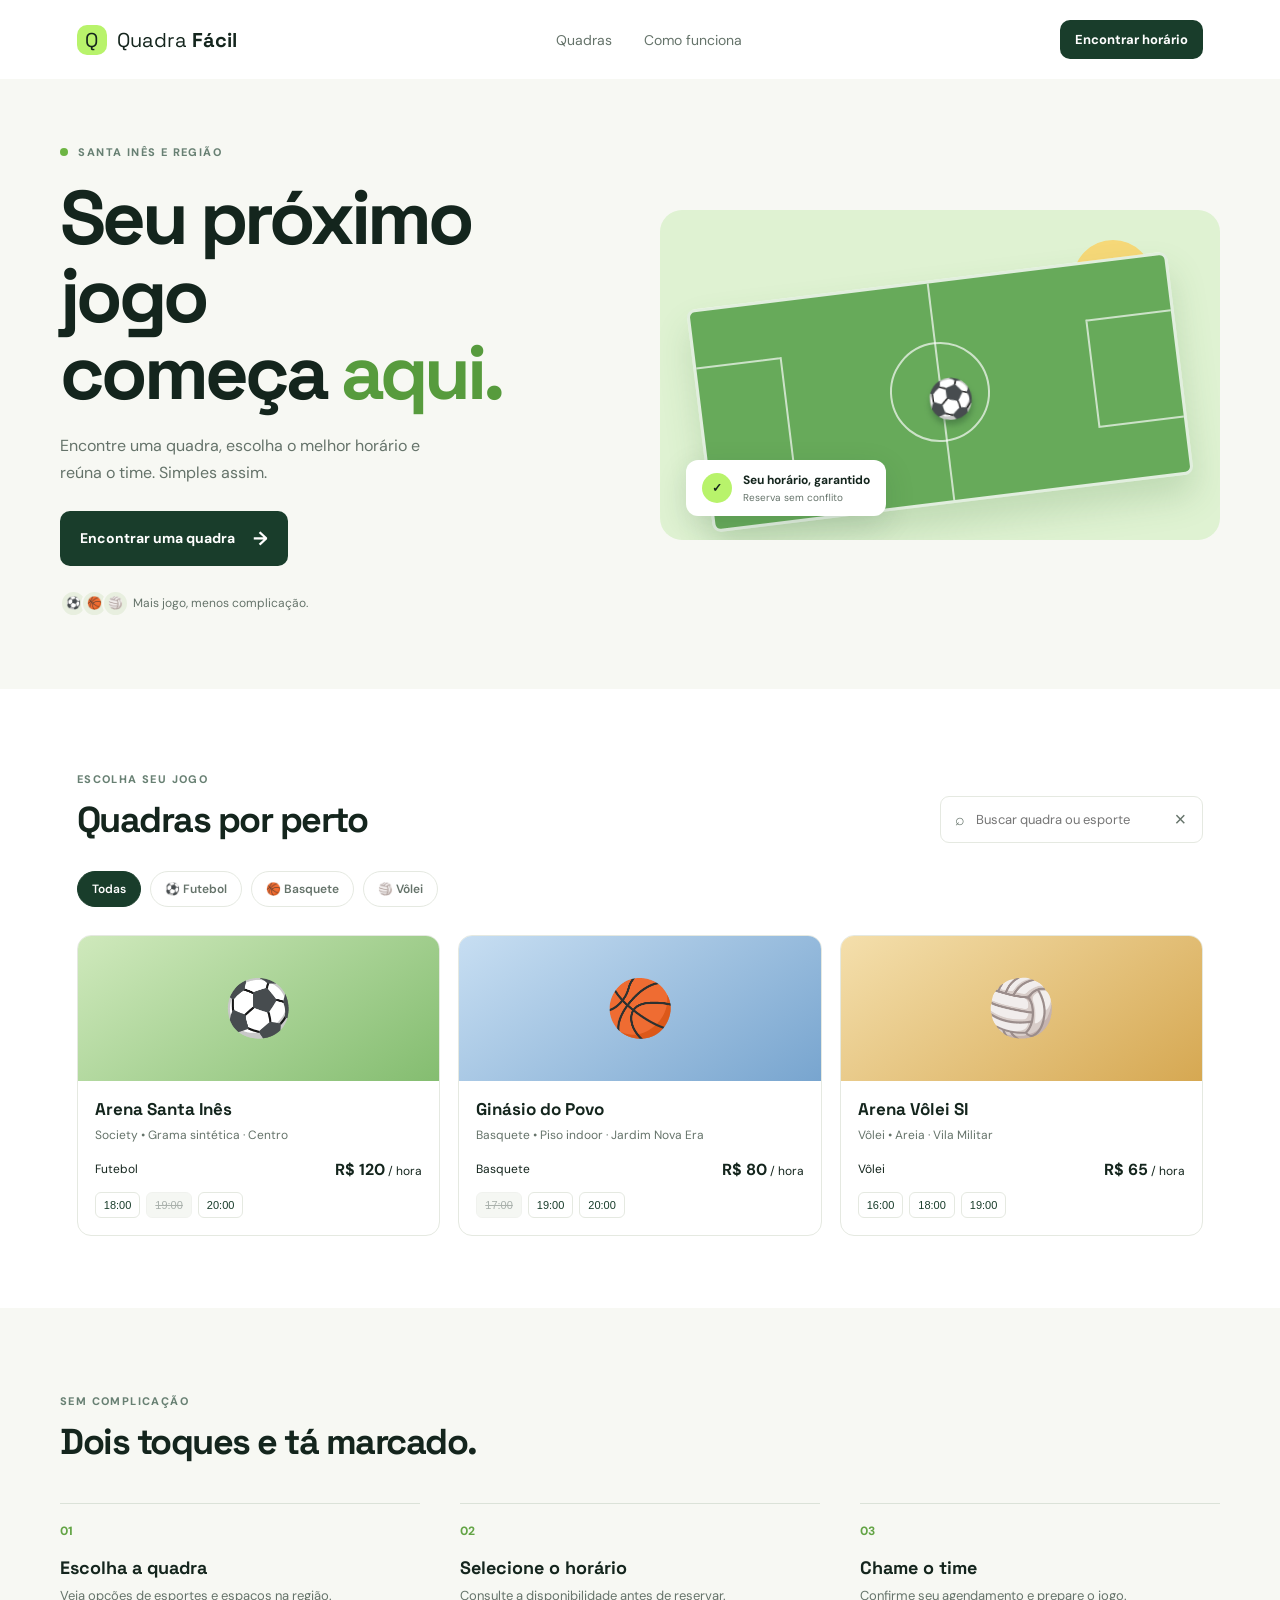
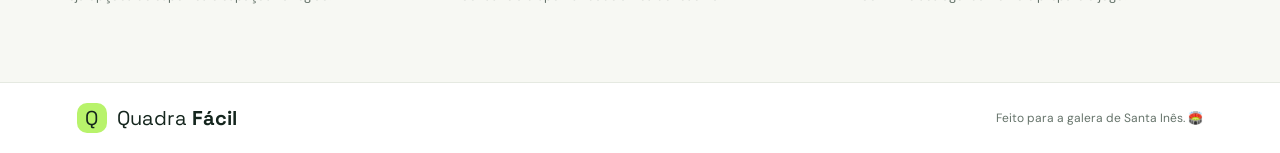
<file: index.html>
<!doctype html>
<html lang="pt-BR">
<head>
  <meta charset="utf-8">
  <meta name="viewport" content="width=device-width, initial-scale=1">
  <meta name="description" content="Encontre e agende quadras esportivas em Santa Inês e região.">
  <title>Quadra Fácil | Agende sua quadra</title>
  <link rel="stylesheet" href="src/styles.css">
  <script src="src/courts.js" defer></script>
  <script src="src/app.js" defer></script>
</head>
<body>
  <header class="topbar">
    <a class="brand" href="#inicio" aria-label="Quadra Fácil, início"><span class="brand-icon">Q</span> Quadra <strong>Fácil</strong></a>
    <nav aria-label="Navegação principal"><a href="#quadras">Quadras</a><a href="#como-funciona">Como funciona</a></nav>
    <a class="button button-small" href="#quadras">Encontrar horário</a>
  </header>
  <main>
    <section class="hero" id="inicio">
      <div class="hero-copy">
        <p class="eyebrow"><span></span> SANTA INÊS E REGIÃO</p>
        <h1>Seu próximo jogo<br>começa <em>aqui.</em></h1>
        <p class="hero-text">Encontre uma quadra, escolha o melhor horário e reúna o time. Simples assim.</p>
        <a class="button" href="#quadras">Encontrar uma quadra <span aria-hidden="true">→</span></a>
        <div class="hero-note"><span class="avatar-stack"><i>⚽</i><i>🏀</i><i>🏐</i></span><span>Mais jogo, menos complicação.</span></div>
      </div>
      <div class="hero-art" aria-label="Ilustração de uma quadra esportiva">
        <div class="sun"></div><div class="court"><div class="court-line center"></div><div class="court-line box-left"></div><div class="court-line box-right"></div><div class="court-circle"></div><span class="ball">⚽</span></div>
        <div class="floating-card"><span class="check">✓</span><span><b>Seu horário, garantido</b><small>Reserva sem conflito</small></span></div>
      </div>
    </section>
    <section class="booking" id="quadras">
      <div class="section-heading"><div><p class="eyebrow">ESCOLHA SEU JOGO</p><h2>Quadras por perto</h2></div><div class="search"><span aria-hidden="true">⌕</span><input id="search" type="search" placeholder="Buscar quadra ou esporte" aria-label="Buscar quadra ou esporte"><button id="clear-search" type="button" aria-label="Limpar busca">×</button></div></div>
      <div class="filters" role="group" aria-label="Filtrar por esporte"><button class="filter active" data-sport="all">Todas</button><button class="filter" data-sport="Futebol">⚽ Futebol</button><button class="filter" data-sport="Basquete">🏀 Basquete</button><button class="filter" data-sport="Vôlei">🏐 Vôlei</button></div>
      <div class="court-grid" id="court-grid" aria-live="polite"></div>
    </section>
    <section class="how" id="como-funciona"><p class="eyebrow">SEM COMPLICAÇÃO</p><h2>Dois toques e tá marcado.</h2><div class="steps"><article><span>01</span><h3>Escolha a quadra</h3><p>Veja opções de esportes e espaços na região.</p></article><article><span>02</span><h3>Selecione o horário</h3><p>Consulte a disponibilidade antes de reservar.</p></article><article><span>03</span><h3>Chame o time</h3><p>Confirme seu agendamento e prepare o jogo.</p></article></div></section>
  </main>
  <footer><a class="brand" href="#inicio"><span class="brand-icon">Q</span> Quadra <strong>Fácil</strong></a><span>Feito para a galera de Santa Inês. 🏟️</span></footer>
  <dialog id="booking-dialog"><form method="dialog" class="dialog-card"><button class="close" aria-label="Fechar">×</button><p class="eyebrow">RESERVAR QUADRA</p><h2 id="dialog-title">Agende seu jogo</h2><label>Seu nome<input id="name" required placeholder="Como podemos chamar você?"></label><label>Data da reserva<input id="date" type="date" required></label><label>Escolha um horário<select id="time" required></select></label><button class="button" id="confirm-booking" value="confirm">Confirmar reserva <span>→</span></button><p class="form-message" id="form-message" aria-live="polite"></p></form></dialog>
</body>
</html>
</file>
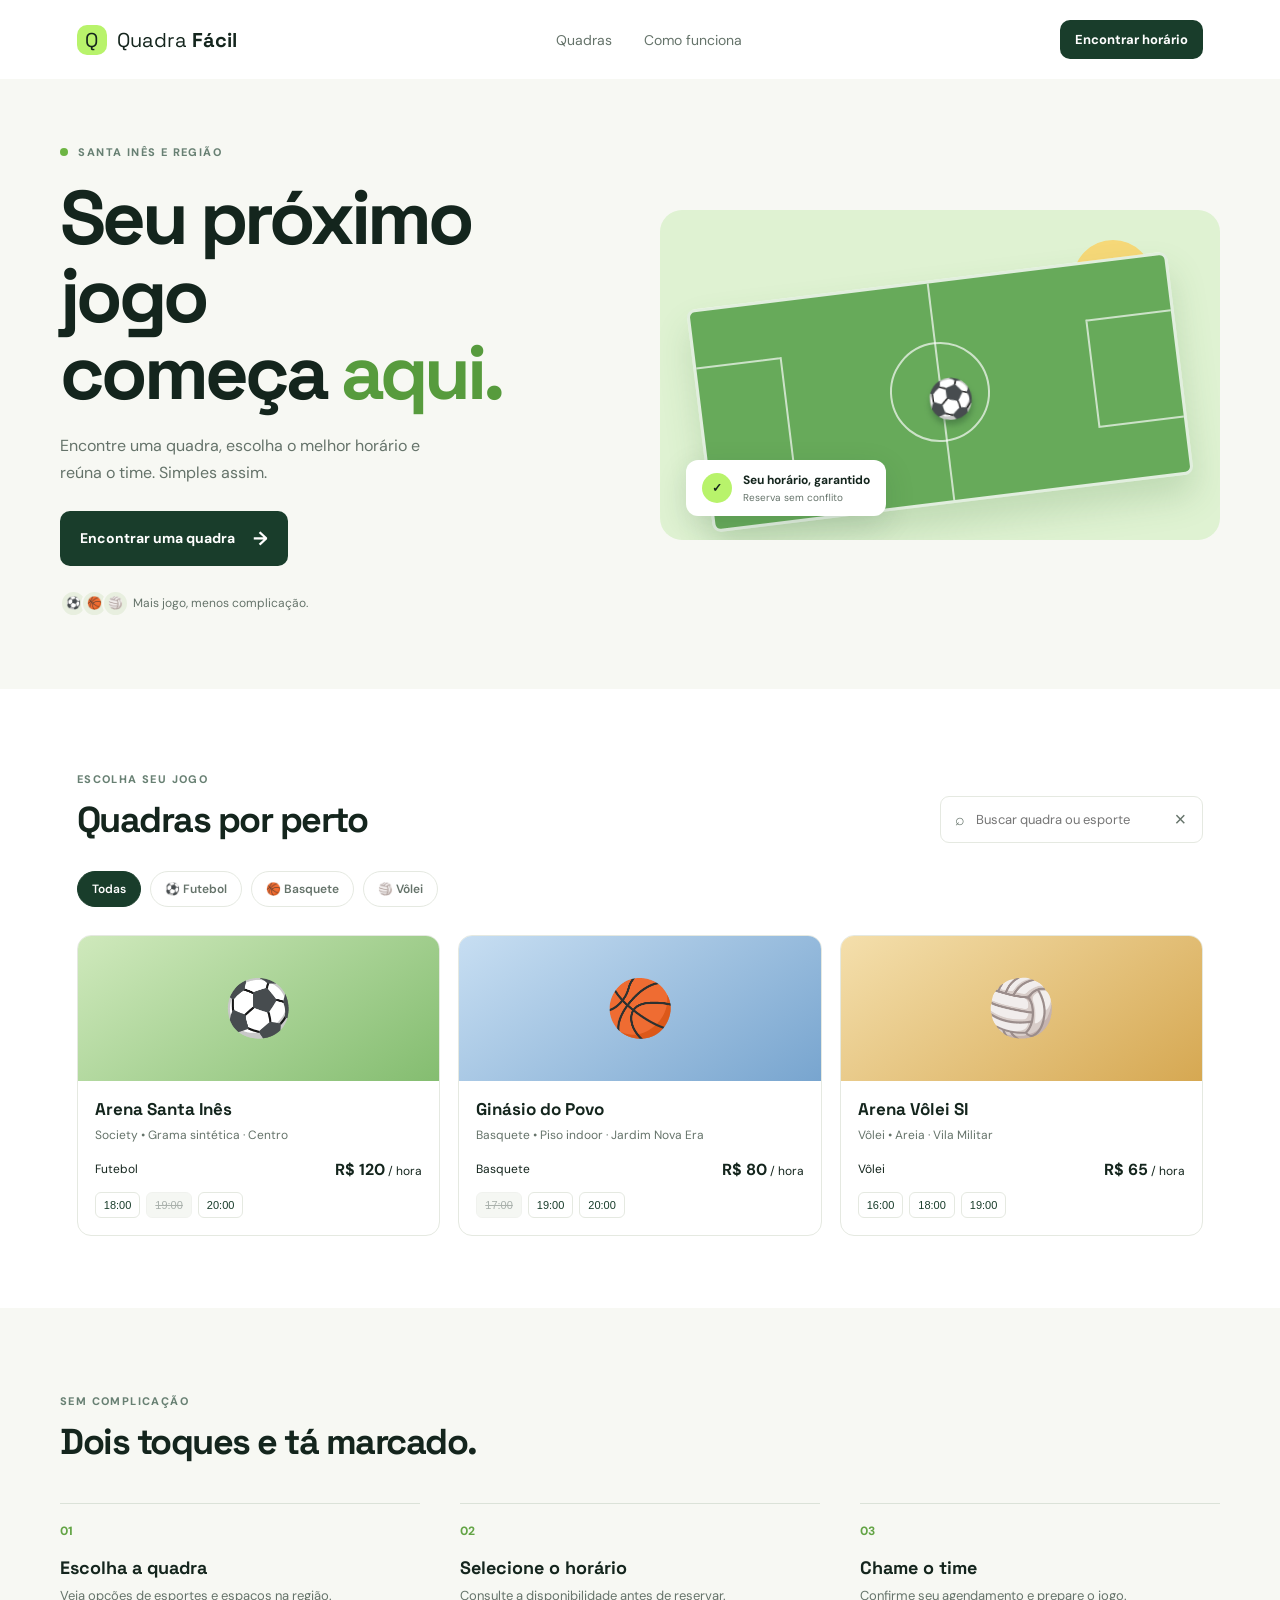
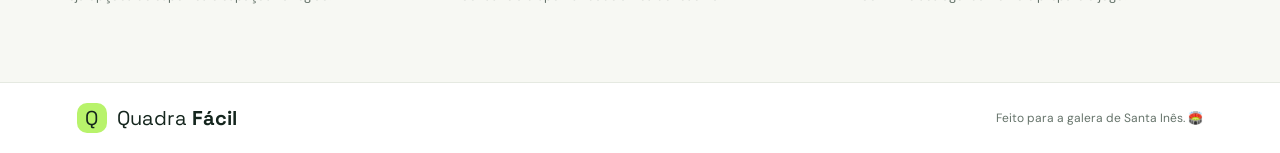
<file: quadra-facil-upload/index.html>
<!doctype html>
<html lang="pt-BR">
<head>
  <meta charset="utf-8">
  <meta name="viewport" content="width=device-width, initial-scale=1">
  <meta name="description" content="Encontre e agende quadras esportivas em Santa Inês e região.">
  <title>Quadra Fácil | Agende sua quadra</title>
  <link rel="stylesheet" href="src/styles.css">
  <script src="src/courts.js" defer></script>
  <script src="src/app.js" defer></script>
</head>
<body>
  <header class="topbar">
    <a class="brand" href="#inicio" aria-label="Quadra Fácil, início"><span class="brand-icon">Q</span> Quadra <strong>Fácil</strong></a>
    <nav aria-label="Navegação principal"><a href="#quadras">Quadras</a><a href="#como-funciona">Como funciona</a></nav>
    <a class="button button-small" href="#quadras">Encontrar horário</a>
  </header>
  <main>
    <section class="hero" id="inicio">
      <div class="hero-copy">
        <p class="eyebrow"><span></span> SANTA INÊS E REGIÃO</p>
        <h1>Seu próximo jogo<br>começa <em>aqui.</em></h1>
        <p class="hero-text">Encontre uma quadra, escolha o melhor horário e reúna o time. Simples assim.</p>
        <a class="button" href="#quadras">Encontrar uma quadra <span aria-hidden="true">→</span></a>
        <div class="hero-note"><span class="avatar-stack"><i>⚽</i><i>🏀</i><i>🏐</i></span><span>Mais jogo, menos complicação.</span></div>
      </div>
      <div class="hero-art" aria-label="Ilustração de uma quadra esportiva">
        <div class="sun"></div><div class="court"><div class="court-line center"></div><div class="court-line box-left"></div><div class="court-line box-right"></div><div class="court-circle"></div><span class="ball">⚽</span></div>
        <div class="floating-card"><span class="check">✓</span><span><b>Seu horário, garantido</b><small>Reserva sem conflito</small></span></div>
      </div>
    </section>
    <section class="booking" id="quadras">
      <div class="section-heading"><div><p class="eyebrow">ESCOLHA SEU JOGO</p><h2>Quadras por perto</h2></div><div class="search"><span aria-hidden="true">⌕</span><input id="search" type="search" placeholder="Buscar quadra ou esporte" aria-label="Buscar quadra ou esporte"><button id="clear-search" type="button" aria-label="Limpar busca">×</button></div></div>
      <div class="filters" role="group" aria-label="Filtrar por esporte"><button class="filter active" data-sport="all">Todas</button><button class="filter" data-sport="Futebol">⚽ Futebol</button><button class="filter" data-sport="Basquete">🏀 Basquete</button><button class="filter" data-sport="Vôlei">🏐 Vôlei</button></div>
      <div class="court-grid" id="court-grid" aria-live="polite"></div>
    </section>
    <section class="how" id="como-funciona"><p class="eyebrow">SEM COMPLICAÇÃO</p><h2>Dois toques e tá marcado.</h2><div class="steps"><article><span>01</span><h3>Escolha a quadra</h3><p>Veja opções de esportes e espaços na região.</p></article><article><span>02</span><h3>Selecione o horário</h3><p>Consulte a disponibilidade antes de reservar.</p></article><article><span>03</span><h3>Chame o time</h3><p>Confirme seu agendamento e prepare o jogo.</p></article></div></section>
  </main>
  <footer><a class="brand" href="#inicio"><span class="brand-icon">Q</span> Quadra <strong>Fácil</strong></a><span>Feito para a galera de Santa Inês. 🏟️</span></footer>
  <dialog id="booking-dialog"><form method="dialog" class="dialog-card"><button class="close" aria-label="Fechar">×</button><p class="eyebrow">RESERVAR QUADRA</p><h2 id="dialog-title">Agende seu jogo</h2><label>Seu nome<input id="name" required placeholder="Como podemos chamar você?"></label><label>Data da reserva<input id="date" type="date" required></label><label>Escolha um horário<select id="time" required></select></label><button class="button" id="confirm-booking" value="confirm">Confirmar reserva <span>→</span></button><p class="form-message" id="form-message" aria-live="polite"></p></form></dialog>
</body>
</html>
</file>
<file: src/styles.css>
@import url('https://fonts.googleapis.com/css2?family=DM+Sans:wght@400;500;600;700;800&family=Space+Grotesk:wght@500;600;700&display=swap');
:root{--ink:#14251d;--muted:#65736a;--green:#b8f36b;--deep:#193d2b;--cream:#f7f8f3;--line:#e5e9e1}*{box-sizing:border-box}html{scroll-behavior:smooth}body{margin:0;background:var(--cream);color:var(--ink);font-family:'DM Sans',sans-serif}.topbar,footer{display:flex;align-items:center;justify-content:space-between;padding:20px max(calc((100vw - 1160px)/2),6vw);background:#fff}.brand{text-decoration:none;color:var(--ink);font-family:'Space Grotesk',sans-serif;font-size:20px;display:flex;align-items:center;gap:5px}.brand strong{font-weight:700}.brand-icon{display:grid;place-items:center;background:var(--green);width:30px;height:30px;border-radius:10px;margin-right:5px}.topbar nav{display:flex;gap:32px}.topbar nav a{color:var(--muted);text-decoration:none;font-size:14px}.button{display:inline-flex;align-items:center;justify-content:center;gap:18px;border:0;border-radius:10px;background:var(--deep);color:white;text-decoration:none;padding:15px 20px;font:700 14px 'DM Sans',sans-serif;cursor:pointer}.button span{font-size:19px}.button-small{padding:11px 15px;font-size:13px}.hero{max-width:1160px;margin:0 auto;min-height:480px;display:grid;grid-template-columns:1fr 1fr;align-items:center;padding:55px 0 72px;gap:40px}.eyebrow{font-size:11px;letter-spacing:1.4px;font-weight:800;color:#688073}.eyebrow span{display:inline-block;width:8px;height:8px;background:#6db543;border-radius:50%;margin-right:6px}.hero h1{font:700 clamp(48px,6vw,76px)/1.02 'Space Grotesk',sans-serif;letter-spacing:-4px;margin:20px 0}.hero h1 em{font-style:normal;color:#579b3d}.hero-text{max-width:390px;color:var(--muted);line-height:1.7;margin-bottom:25px}.hero-note{display:flex;align-items:center;gap:10px;color:var(--muted);font-size:12px;margin-top:24px}.avatar-stack{display:flex}.avatar-stack i{font-style:normal;display:grid;place-items:center;border:2px solid var(--cream);border-radius:50%;background:#e8efdf;width:27px;height:27px;margin-right:-6px;font-size:12px}.hero-art{position:relative;height:330px;border-radius:22px;overflow:hidden;background:#dff2d2}.sun{position:absolute;right:12%;top:9%;width:80px;height:80px;border-radius:50%;background:#f6d878}.court{position:absolute;inset:70px 38px 36px;background:#67aa5a;border:3px solid rgba(255,255,255,.8);border-radius:8px;transform:rotate(-7deg);box-shadow:0 20px 35px #437b3a33}.court-line{position:absolute;border:2px solid #ffffffaa}.center{height:100%;left:50%;border-width:0 0 0 2px}.box-left,.box-right{top:25%;height:50%;width:18%}.box-left{left:0;border-left:0}.box-right{right:0;border-right:0}.court-circle{position:absolute;width:100px;height:100px;border:2px solid #ffffffaa;border-radius:50%;left:calc(50% - 50px);top:calc(50% - 50px)}.ball{position:absolute;font-size:38px;left:47%;top:42%;filter:drop-shadow(0 5px 3px #244c2b66)}.floating-card{position:absolute;bottom:24px;left:26px;display:flex;gap:11px;align-items:center;background:#fff;padding:12px 16px;border-radius:12px;box-shadow:0 9px 30px #173d2b22;font-size:12px}.floating-card small{display:block;color:var(--muted);margin-top:3px}.check{display:grid;place-items:center;background:var(--green);width:30px;height:30px;border-radius:50%;font-weight:800}.booking{background:#fff;padding:72px max(calc((100vw - 1160px)/2),6vw)}.section-heading{display:flex;justify-content:space-between;align-items:end}.section-heading h2,.how h2{font:700 36px 'Space Grotesk',sans-serif;margin:8px 0 0;letter-spacing:-1.5px}.search{border:1px solid var(--line);border-radius:9px;padding:11px 14px;display:flex;gap:9px;align-items:center;color:var(--muted)}.search input{border:0;outline:0;font:13px 'DM Sans',sans-serif;width:190px}.filters{display:flex;gap:9px;margin:28px 0}.filter{background:#fff;border:1px solid var(--line);border-radius:99px;padding:9px 14px;color:var(--muted);font:600 12px 'DM Sans',sans-serif;cursor:pointer}.filter.active{background:var(--deep);border-color:var(--deep);color:#fff}.court-grid{display:grid;grid-template-columns:repeat(3,1fr);gap:18px}.court-card{border:1px solid var(--line);border-radius:14px;overflow:hidden;background:#fff}.court-photo{height:145px;display:grid;place-items:center;font-size:55px;background:linear-gradient(145deg,#cfe9bc,#84bd70)}.court-card:nth-child(2) .court-photo{background:linear-gradient(145deg,#c7def2,#78a5cf)}.court-card:nth-child(3) .court-photo{background:linear-gradient(145deg,#f4dfac,#d6a852)}.court-info{padding:17px}.court-info h3{font:700 17px 'Space Grotesk',sans-serif;margin:0 0 7px}.court-info p{margin:0;color:var(--muted);font-size:12px}.court-meta{display:flex;justify-content:space-between;align-items:center;margin:16px 0 12px;font-size:12px}.price b{font-size:16px}.slots{display:flex;gap:6px;flex-wrap:wrap}.slot{border:1px solid var(--line);border-radius:6px;padding:6px 8px;background:white;color:var(--deep);font-size:11px;cursor:pointer}.slot:hover{background:var(--green);border-color:var(--green)}.empty{color:var(--muted);grid-column:1/-1;padding:20px 0}.how{max-width:1160px;margin:auto;padding:75px 0}.steps{display:grid;grid-template-columns:repeat(3,1fr);gap:40px;margin-top:38px}.steps article{border-top:1px solid #dbe2d8;padding-top:15px}.steps article>span{font-size:12px;font-weight:800;color:#63a445}.steps h3{font:700 18px 'Space Grotesk',sans-serif;margin:16px 0 7px}.steps p{color:var(--muted);font-size:13px;line-height:1.6;margin:0}footer{border-top:1px solid var(--line);font-size:12px;color:var(--muted)}dialog{border:0;border-radius:16px;padding:0;box-shadow:0 20px 80px #102a1d44;width:min(420px,calc(100% - 32px))}dialog::backdrop{background:#13271dcc}.dialog-card{padding:28px;display:grid;gap:14px;position:relative}.dialog-card h2{font:700 26px 'Space Grotesk',sans-serif;margin:0}.dialog-card label{font-size:12px;font-weight:700;display:grid;gap:7px}.dialog-card input,.dialog-card select{padding:12px;border:1px solid var(--line);border-radius:8px;font:14px 'DM Sans',sans-serif}.close{position:absolute;right:17px;top:15px;background:none;border:0;font-size:25px;cursor:pointer}.form-message{font-size:13px;color:#477c34;margin:0;min-height:16px}@media(max-width:900px){.hero,.how{margin-left:6vw;margin-right:6vw}.hero{padding-top:40px}.hero-art{height:280px}.booking{padding-left:6vw;padding-right:6vw}}@media(max-width:650px){.topbar{padding:15px 5vw}.topbar nav{display:none}.hero{grid-template-columns:1fr;padding:45px 0;gap:25px}.hero h1{font-size:58px}.hero-art{height:250px}.section-heading{align-items:start;gap:18px;flex-direction:column}.section-heading h2,.how h2{font-size:30px}.court-grid{grid-template-columns:1fr}.steps{grid-template-columns:1fr;gap:22px}.how{padding:55px 0}footer{padding:18px 5vw;gap:12px;align-items:start;flex-direction:column}}

.slot:disabled{cursor:not-allowed;opacity:.55;background:#eef1eb;color:#65736a;text-decoration:line-through}
.search button{border:0;background:transparent;color:var(--muted);font-size:20px;cursor:pointer;padding:0 2px}
</file>
<file: quadra-facil-upload/src/styles.css>
@import url('https://fonts.googleapis.com/css2?family=DM+Sans:wght@400;500;600;700;800&family=Space+Grotesk:wght@500;600;700&display=swap');
:root{--ink:#14251d;--muted:#65736a;--green:#b8f36b;--deep:#193d2b;--cream:#f7f8f3;--line:#e5e9e1}*{box-sizing:border-box}html{scroll-behavior:smooth}body{margin:0;background:var(--cream);color:var(--ink);font-family:'DM Sans',sans-serif}.topbar,footer{display:flex;align-items:center;justify-content:space-between;padding:20px max(calc((100vw - 1160px)/2),6vw);background:#fff}.brand{text-decoration:none;color:var(--ink);font-family:'Space Grotesk',sans-serif;font-size:20px;display:flex;align-items:center;gap:5px}.brand strong{font-weight:700}.brand-icon{display:grid;place-items:center;background:var(--green);width:30px;height:30px;border-radius:10px;margin-right:5px}.topbar nav{display:flex;gap:32px}.topbar nav a{color:var(--muted);text-decoration:none;font-size:14px}.button{display:inline-flex;align-items:center;justify-content:center;gap:18px;border:0;border-radius:10px;background:var(--deep);color:white;text-decoration:none;padding:15px 20px;font:700 14px 'DM Sans',sans-serif;cursor:pointer}.button span{font-size:19px}.button-small{padding:11px 15px;font-size:13px}.hero{max-width:1160px;margin:0 auto;min-height:480px;display:grid;grid-template-columns:1fr 1fr;align-items:center;padding:55px 0 72px;gap:40px}.eyebrow{font-size:11px;letter-spacing:1.4px;font-weight:800;color:#688073}.eyebrow span{display:inline-block;width:8px;height:8px;background:#6db543;border-radius:50%;margin-right:6px}.hero h1{font:700 clamp(48px,6vw,76px)/1.02 'Space Grotesk',sans-serif;letter-spacing:-4px;margin:20px 0}.hero h1 em{font-style:normal;color:#579b3d}.hero-text{max-width:390px;color:var(--muted);line-height:1.7;margin-bottom:25px}.hero-note{display:flex;align-items:center;gap:10px;color:var(--muted);font-size:12px;margin-top:24px}.avatar-stack{display:flex}.avatar-stack i{font-style:normal;display:grid;place-items:center;border:2px solid var(--cream);border-radius:50%;background:#e8efdf;width:27px;height:27px;margin-right:-6px;font-size:12px}.hero-art{position:relative;height:330px;border-radius:22px;overflow:hidden;background:#dff2d2}.sun{position:absolute;right:12%;top:9%;width:80px;height:80px;border-radius:50%;background:#f6d878}.court{position:absolute;inset:70px 38px 36px;background:#67aa5a;border:3px solid rgba(255,255,255,.8);border-radius:8px;transform:rotate(-7deg);box-shadow:0 20px 35px #437b3a33}.court-line{position:absolute;border:2px solid #ffffffaa}.center{height:100%;left:50%;border-width:0 0 0 2px}.box-left,.box-right{top:25%;height:50%;width:18%}.box-left{left:0;border-left:0}.box-right{right:0;border-right:0}.court-circle{position:absolute;width:100px;height:100px;border:2px solid #ffffffaa;border-radius:50%;left:calc(50% - 50px);top:calc(50% - 50px)}.ball{position:absolute;font-size:38px;left:47%;top:42%;filter:drop-shadow(0 5px 3px #244c2b66)}.floating-card{position:absolute;bottom:24px;left:26px;display:flex;gap:11px;align-items:center;background:#fff;padding:12px 16px;border-radius:12px;box-shadow:0 9px 30px #173d2b22;font-size:12px}.floating-card small{display:block;color:var(--muted);margin-top:3px}.check{display:grid;place-items:center;background:var(--green);width:30px;height:30px;border-radius:50%;font-weight:800}.booking{background:#fff;padding:72px max(calc((100vw - 1160px)/2),6vw)}.section-heading{display:flex;justify-content:space-between;align-items:end}.section-heading h2,.how h2{font:700 36px 'Space Grotesk',sans-serif;margin:8px 0 0;letter-spacing:-1.5px}.search{border:1px solid var(--line);border-radius:9px;padding:11px 14px;display:flex;gap:9px;align-items:center;color:var(--muted)}.search input{border:0;outline:0;font:13px 'DM Sans',sans-serif;width:190px}.filters{display:flex;gap:9px;margin:28px 0}.filter{background:#fff;border:1px solid var(--line);border-radius:99px;padding:9px 14px;color:var(--muted);font:600 12px 'DM Sans',sans-serif;cursor:pointer}.filter.active{background:var(--deep);border-color:var(--deep);color:#fff}.court-grid{display:grid;grid-template-columns:repeat(3,1fr);gap:18px}.court-card{border:1px solid var(--line);border-radius:14px;overflow:hidden;background:#fff}.court-photo{height:145px;display:grid;place-items:center;font-size:55px;background:linear-gradient(145deg,#cfe9bc,#84bd70)}.court-card:nth-child(2) .court-photo{background:linear-gradient(145deg,#c7def2,#78a5cf)}.court-card:nth-child(3) .court-photo{background:linear-gradient(145deg,#f4dfac,#d6a852)}.court-info{padding:17px}.court-info h3{font:700 17px 'Space Grotesk',sans-serif;margin:0 0 7px}.court-info p{margin:0;color:var(--muted);font-size:12px}.court-meta{display:flex;justify-content:space-between;align-items:center;margin:16px 0 12px;font-size:12px}.price b{font-size:16px}.slots{display:flex;gap:6px;flex-wrap:wrap}.slot{border:1px solid var(--line);border-radius:6px;padding:6px 8px;background:white;color:var(--deep);font-size:11px;cursor:pointer}.slot:hover{background:var(--green);border-color:var(--green)}.empty{color:var(--muted);grid-column:1/-1;padding:20px 0}.how{max-width:1160px;margin:auto;padding:75px 0}.steps{display:grid;grid-template-columns:repeat(3,1fr);gap:40px;margin-top:38px}.steps article{border-top:1px solid #dbe2d8;padding-top:15px}.steps article>span{font-size:12px;font-weight:800;color:#63a445}.steps h3{font:700 18px 'Space Grotesk',sans-serif;margin:16px 0 7px}.steps p{color:var(--muted);font-size:13px;line-height:1.6;margin:0}footer{border-top:1px solid var(--line);font-size:12px;color:var(--muted)}dialog{border:0;border-radius:16px;padding:0;box-shadow:0 20px 80px #102a1d44;width:min(420px,calc(100% - 32px))}dialog::backdrop{background:#13271dcc}.dialog-card{padding:28px;display:grid;gap:14px;position:relative}.dialog-card h2{font:700 26px 'Space Grotesk',sans-serif;margin:0}.dialog-card label{font-size:12px;font-weight:700;display:grid;gap:7px}.dialog-card input,.dialog-card select{padding:12px;border:1px solid var(--line);border-radius:8px;font:14px 'DM Sans',sans-serif}.close{position:absolute;right:17px;top:15px;background:none;border:0;font-size:25px;cursor:pointer}.form-message{font-size:13px;color:#477c34;margin:0;min-height:16px}@media(max-width:900px){.hero,.how{margin-left:6vw;margin-right:6vw}.hero{padding-top:40px}.hero-art{height:280px}.booking{padding-left:6vw;padding-right:6vw}}@media(max-width:650px){.topbar{padding:15px 5vw}.topbar nav{display:none}.hero{grid-template-columns:1fr;padding:45px 0;gap:25px}.hero h1{font-size:58px}.hero-art{height:250px}.section-heading{align-items:start;gap:18px;flex-direction:column}.section-heading h2,.how h2{font-size:30px}.court-grid{grid-template-columns:1fr}.steps{grid-template-columns:1fr;gap:22px}.how{padding:55px 0}footer{padding:18px 5vw;gap:12px;align-items:start;flex-direction:column}}

.slot:disabled{cursor:not-allowed;opacity:.55;background:#eef1eb;color:#65736a;text-decoration:line-through}
.search button{border:0;background:transparent;color:var(--muted);font-size:20px;cursor:pointer;padding:0 2px}
</file>
